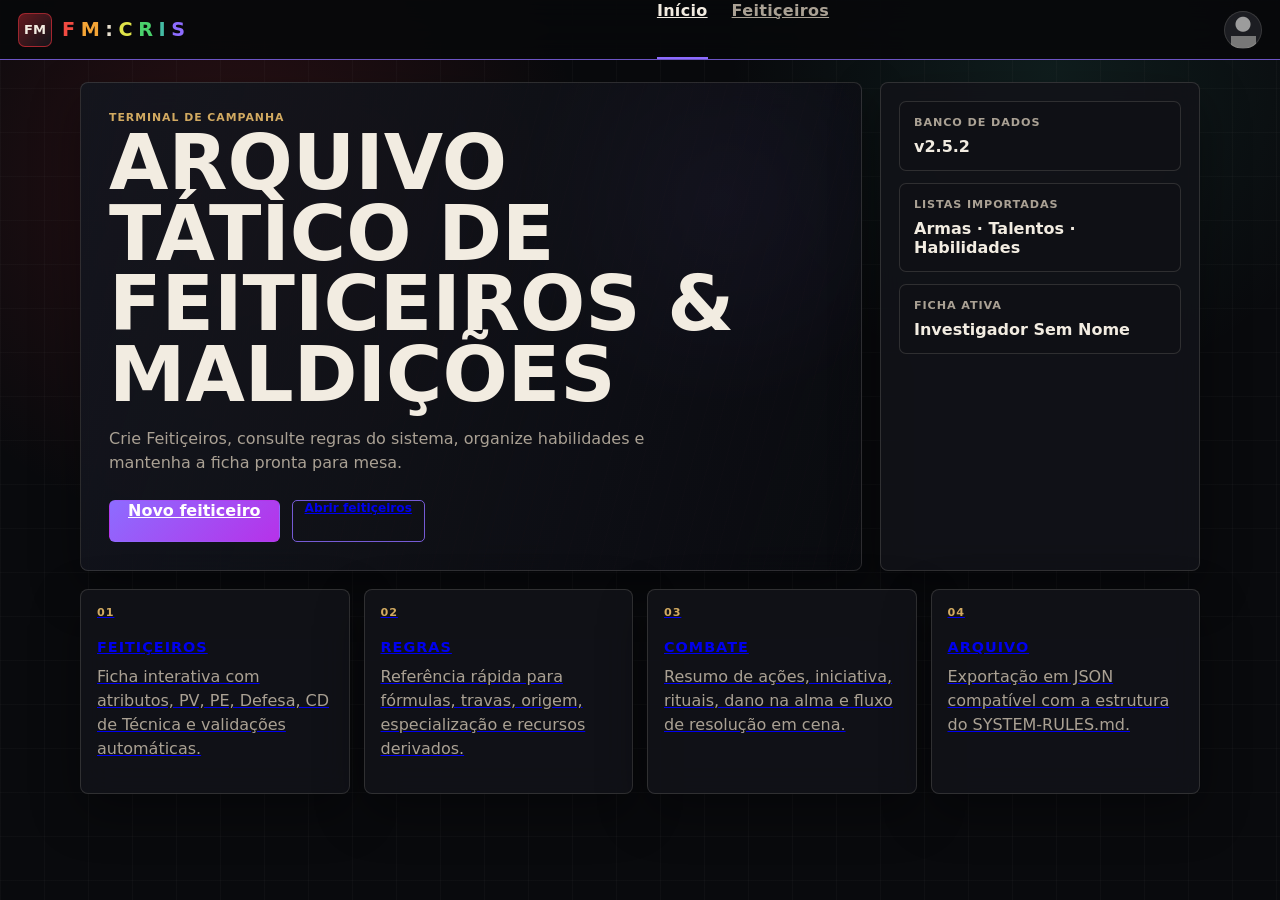
<file: index.html>
<!doctype html>
<html lang="pt-BR">
  <head>
    <meta charset="UTF-8" />
    <meta name="viewport" content="width=device-width, initial-scale=1.0" />
    <title>Feiticeiros & Maldições</title>
    <link rel="stylesheet" href="styles.css" />
  </head>
  <body>
    <canvas id="veil" aria-hidden="true"></canvas>

    <header class="topbar">
      <a class="brand" href="index.html" aria-label="Feiticeiros & Maldições">
        <span class="brand-mark">FM</span>
        <span class="brand-name"><i>F</i><i>M</i><i>:</i><i>C</i><i>R</i><i>I</i><i>S</i></span>
      </a>
      <nav class="nav" aria-label="Seções">
        <a class="nav-button is-active" href="index.html">Início</a>
        <a class="nav-button" href="builder.html">Feitiçeiros</a>
      </nav>
      <button class="profile-dot" type="button" aria-label="Perfil"></button>
    </header>

    <main class="app-shell">
      <section class="tab-panel is-active" id="home">
        <section class="home-grid">
          <article class="home-hero">
            <p class="kicker">Terminal de campanha</p>
            <h1>Arquivo tático de Feiticeiros & Maldições</h1>
            <p>
              Crie Feitiçeiros, consulte regras do sistema, organize habilidades e mantenha a ficha pronta para mesa.
            </p>
            <div class="home-actions">
              <a class="primary-button" href="builder.html">Novo feiticeiro</a>
              <a class="ghost-button" href="builder.html">Abrir feitiçeiros</a>
            </div>
          </article>

          <aside class="home-status">
            <div>
              <span>Banco de dados</span>
              <strong>v2.5.2</strong>
            </div>
            <div>
              <span>Listas importadas</span>
              <strong>Armas · Talentos · Habilidades</strong>
            </div>
            <div>
              <span>Ficha ativa</span>
              <strong id="homeAgentName">Investigador Sem Nome</strong>
            </div>
          </aside>
        </section>

        <section class="home-modules">
          <a class="module-card" href="builder.html">
            <span>01</span>
            <h2>Feitiçeiros</h2>
            <p>Ficha interativa com atributos, PV, PE, Defesa, CD de Técnica e validações automáticas.</p>
          </a>
          <a class="module-card" href="#">
            <span>02</span>
            <h2>Regras</h2>
            <p>Referência rápida para fórmulas, travas, origem, especialização e recursos derivados.</p>
          </a>
          <a class="module-card" href="#">
            <span>03</span>
            <h2>Combate</h2>
            <p>Resumo de ações, iniciativa, rituais, dano na alma e fluxo de resolução em cena.</p>
          </a>
          <a class="module-card" href="#">
            <span>04</span>
            <h2>Arquivo</h2>
            <p>Exportação em JSON compatível com a estrutura do SYSTEM-RULES.md.</p>
          </a>
        </section>
      </section>
    </main>
  </body>
</html>
</file>
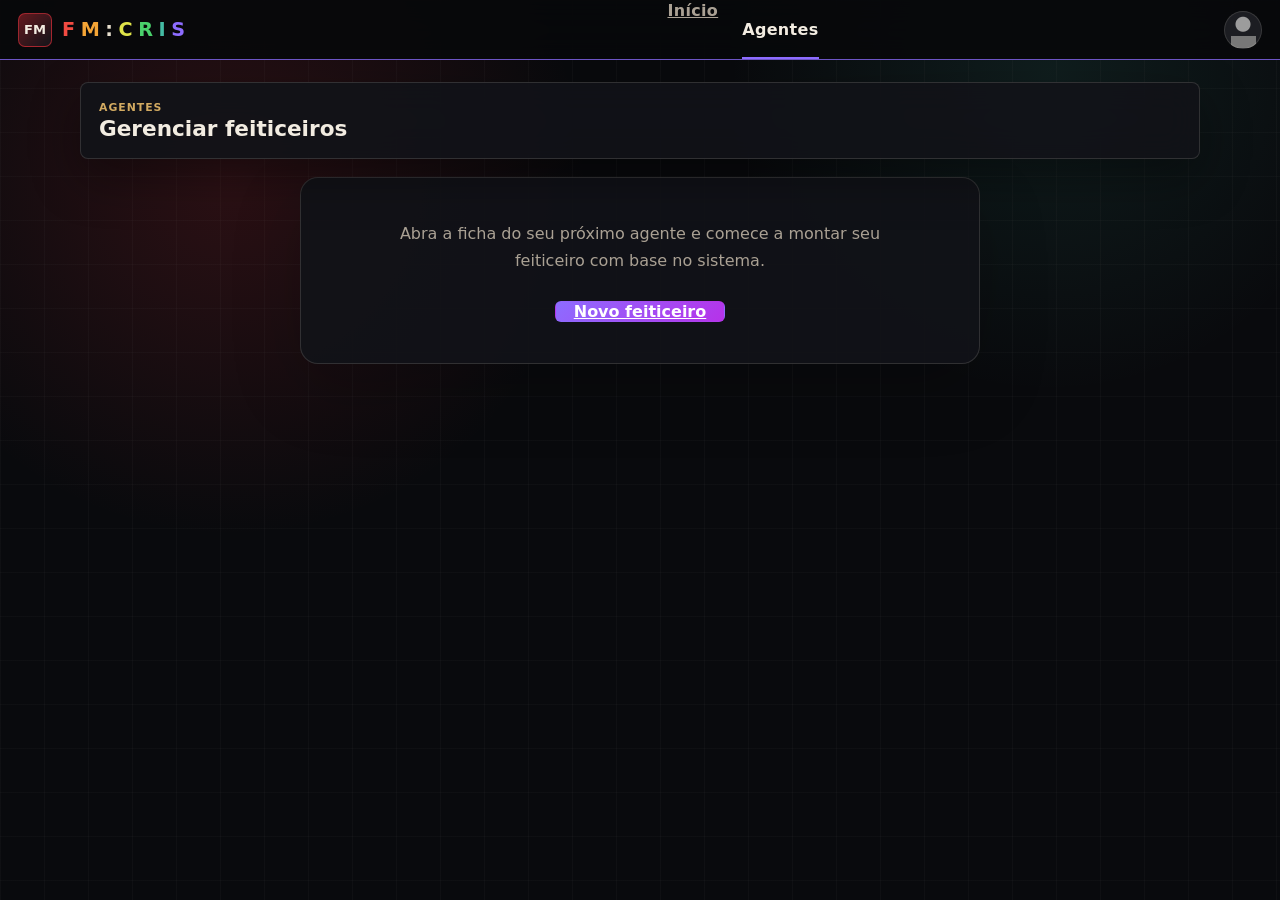
<file: builder.html>
<!doctype html>
<html lang="pt-BR">
  <head>
    <meta charset="UTF-8" />
    <meta name="viewport" content="width=device-width, initial-scale=1.0" />
    <title>Feiticeiros & Maldições | Agentes</title>
    <link rel="stylesheet" href="styles.css" />
  </head>
  <body>
    <canvas id="veil" aria-hidden="true"></canvas>

    <header class="topbar">
      <a class="brand" href="index.html" aria-label="Feiticeiros & Maldições">
        <span class="brand-mark">FM</span>
        <span class="brand-name"><i>F</i><i>M</i><i>:</i><i>C</i><i>R</i><i>I</i><i>S</i></span>
      </a>
      <nav class="nav" aria-label="Seções">
        <a class="nav-button" href="index.html">Início</a>
        <button class="nav-button is-active" data-tab="builder">Agentes</button>
      </nav>
      <button class="profile-dot" type="button" aria-label="Perfil"></button>
    </header>

    <main class="app-shell">
      <section class="tab-panel is-active" id="builder-list">
        <header class="page-head">
          <p class="kicker">Agentes</p>
          <h1>Gerenciar feiticeiros</h1>
        </header>
        <div class="builder-start">
          <p>Abra a ficha do seu próximo agente e comece a montar seu feiticeiro com base no sistema.</p>
          <a class="primary-button" href="novo-feiticeiro.html">Novo feiticeiro</a>
        </div>
      </section>

      <section class="tab-panel" id="builder">
        <section class="sheet-grid">
          <aside class="character-column">
            <section class="identity-line">
              <div class="portrait" aria-hidden="true"></div>
              <div class="identity-fields">
                <label>Personagem <input id="name" value="Investigador Sem Nome" autocomplete="off" /></label>
                <label>Origem <select id="origin"></select></label>
              </div>
            </section>

            <section class="attribute-orbit" aria-label="Atributos">
              <button class="orbit-edit" id="randomizeBtn" type="button" title="Gerar ficha">✦</button>
              <div class="orbit-core">Atributos</div>
              <div class="orbit-node orbit-top" data-attr="destreza"></div>
              <div class="orbit-node orbit-left" data-attr="forca"></div>
              <div class="orbit-node orbit-right" data-attr="inteligencia"></div>
              <div class="orbit-node orbit-bottom-left" data-attr="presenca"></div>
              <div class="orbit-node orbit-bottom-right" data-attr="constituicao"></div>
              <div class="orbit-node orbit-hidden" data-attr="sabedoria"></div>
            </section>

            <section class="mini-stats">
              <label>Nível <input id="level" type="number" min="1" max="20" value="1" /></label>
              <label>XP <input id="xp" type="number" min="0" value="0" /></label>
              <label>Grau <output id="gradeBadge">4° grau</output></label>
            </section>
            <p class="point-buy" id="pointBuy">Point Buy: 17 restantes</p>

            <section class="resource-stack">
              <div class="resource red"><span>Vida</span><strong id="hp">0 / 0</strong></div>
              <div class="resource violet"><span id="energyLabel">PE</span><strong id="energy">0 / 0</strong></div>
              <div class="resource amber"><span>Integridade</span><strong id="integrity">0 / 0</strong></div>
            </section>

            <section class="defense-row">
              <div class="shield"><strong id="defense">10</strong></div>
              <div>
                <span>Defesa</span>
                <small id="defenseFormula">10 + DES + nível</small>
              </div>
              <label>Iniciativa <output id="initiative">+0</output></label>
            </section>

            <section class="line-fields">
              <label>Especialização <select id="specialization"></select></label>
              <label>Atributo da técnica <select id="techAttr"></select></label>
              <label>Percepção treinada <select id="perceptionTrained"><option value="no">Não</option><option value="yes">Sim</option></select></label>
            </section>
          </aside>

          <section class="skills-column">
            <div class="column-head">
              <div>
                <p class="kicker">Bônus e testes</p>
                <h1>Perícias</h1>
              </div>
              <span id="levelTrace">Nível 1 · BT +2</span>
            </div>
            <div class="skill-table-head">
              <span>Perícia</span>
              <span>Atr</span>
              <span>Bônus</span>
              <span>Treino</span>
            </div>
            <div class="skill-list" id="skillList"></div>
          </section>

          <section class="details-column">
            <div class="details-actions">
              <button class="ghost-button" type="button">Personalização</button>
              <button class="icon-button" type="button" title="Compartilhar">⌁</button>
              <button class="icon-button" type="button" title="Configurações">⚙</button>
            </div>

            <nav class="detail-tabs" aria-label="Detalhes da ficha">
              <button class="detail-tab is-active" data-detail="abilities">Habilidades</button>
              <button class="detail-tab" data-detail="stats">Status</button>
              <button class="detail-tab" data-detail="inventory">Inventário</button>
              <button class="detail-tab" data-detail="notes">Descrição</button>
            </nav>

            <section class="detail-panel is-active" id="abilities">
              <div class="filter-line">
                <input placeholder="Filtrar habilidades" />
                <button class="add-button" type="button">Adicionar</button>
              </div>
              <button class="new-button" type="button">Nova habilidade</button>
              <div class="summary-grid" id="summaryCards"></div>
              <section class="alerts" id="warnings" aria-live="polite"></section>
            </section>

            <section class="detail-panel" id="stats">
              <div class="status-cards">
                <article><span>Atenção</span><strong id="attention">0</strong></article>
                <article><span>CD Técnica</span><strong id="techDc">0</strong></article>
                <article><span>Alma</span><div class="meter"><i id="soulFill"></i></div></article>
              </div>
              <div class="attribute-grid" id="attributes"></div>
            </section>

            <section class="detail-panel" id="inventory">
              <div class="summary-grid" id="inventoryPreview"></div>
            </section>

            <section class="detail-panel" id="notes">
              <p class="muted-text">Use a aba Arquivo para copiar o JSON completo da ficha. Esta área fica reservada para traços, ideais, ligações, complicações e domínio inato.</p>
            </section>
          </section>
        </section>
      </section>
    </main>

    <script src="rules-data.js"></script>
    <script src="app.js"></script>
  </body>
</html>
</file>
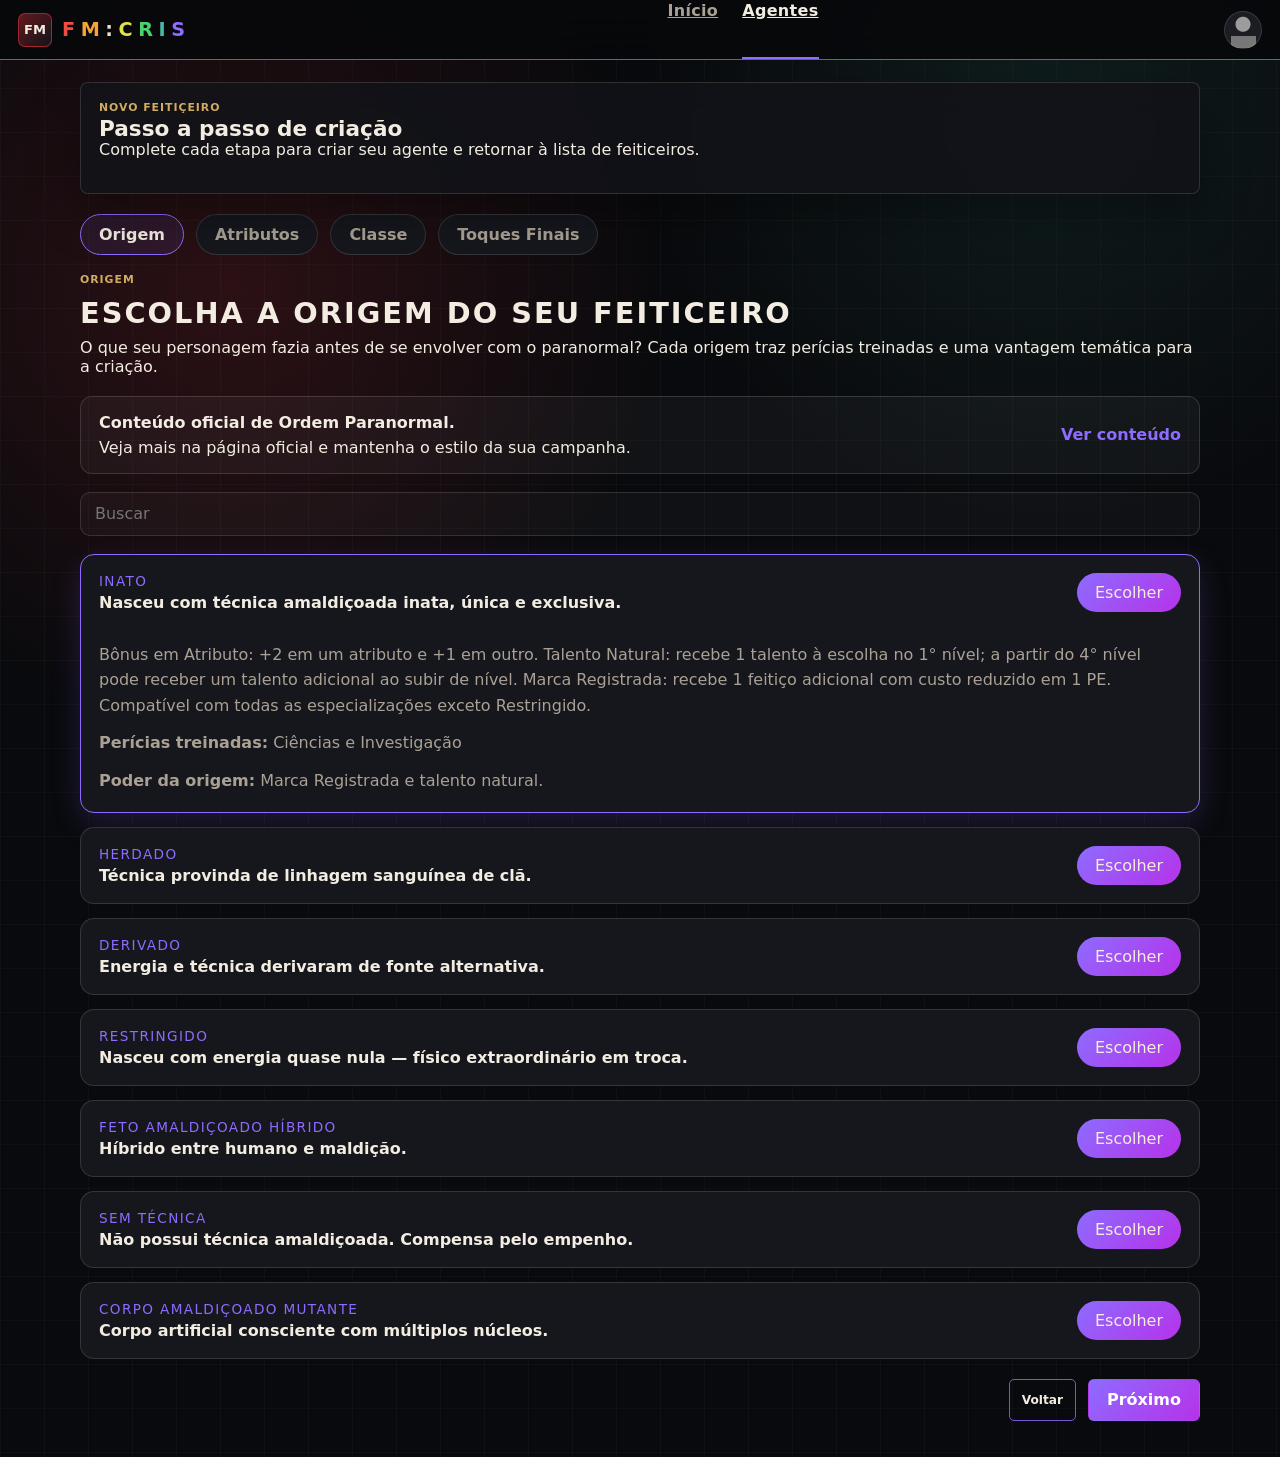
<file: novo-feiticeiro.html>
<!doctype html>
<html lang="pt-BR">
  <head>
    <meta charset="UTF-8" />
    <meta name="viewport" content="width=device-width, initial-scale=1.0" />
    <title>Novo Feitiçeiro | Feiticeiros & Maldições</title>
    <link rel="stylesheet" href="styles.css" />
  </head>
  <body>
    <canvas id="veil" aria-hidden="true"></canvas>

    <header class="topbar">
      <a class="brand" href="index.html" aria-label="Feiticeiros & Maldições">
        <span class="brand-mark">FM</span>
        <span class="brand-name"><i>F</i><i>M</i><i>:</i><i>C</i><i>R</i><i>I</i><i>S</i></span>
      </a>
      <nav class="nav" aria-label="Seções">
        <a class="nav-button" href="index.html">Início</a>
        <a class="nav-button is-active" href="builder.html">Agentes</a>
      </nav>
      <button class="profile-dot" type="button" aria-label="Perfil"></button>
    </header>

    <main class="app-shell">
      <section class="page-head">
        <p class="kicker">Novo Feitiçeiro</p>
        <h1>Passo a passo de criação</h1>
        <p>Complete cada etapa para criar seu agente e retornar à lista de feiticeiros.</p>
      </section>

      <div class="wizard-steps" aria-label="Etapas de criação">
        <button class="wizard-step is-active" type="button" data-step="1">Origem</button>
        <button class="wizard-step" type="button" data-step="2">Atributos</button>
        <button class="wizard-step" type="button" data-step="3">Classe</button>
        <button class="wizard-step" type="button" data-step="4">Toques Finais</button>
      </div>

      <section class="wizard-panel is-active" id="wizard-step-1">
        <div class="origin-header">
          <p class="kicker">Origem</p>
          <h2>Escolha a origem do seu feiticeiro</h2>
          <p>O que seu personagem fazia antes de se envolver com o paranormal? Cada origem traz perícias treinadas e uma vantagem temática para a criação.</p>
        </div>

        <div class="origin-banner">
          <div>
            <strong>Conteúdo oficial de Ordem Paranormal.</strong>
            <span>Veja mais na página oficial e mantenha o estilo da sua campanha.</span>
          </div>
          <a href="#">Ver conteúdo</a>
        </div>

        <div class="origin-search">
          <input id="originSearch" type="search" placeholder="Buscar" />
        </div>

        <div class="origin-list" id="originList"></div>
      </section>

      <section class="wizard-panel" id="wizard-step-2">
        <div class="attribute-page">
          <div class="attribute-copy">
            <p class="kicker">Atributos</p>
            <h2>Distribua os pontos do seu agente</h2>
            <p>Quando você cria um personagem, todos os seus atributos começam em 1 e você recebe 4 pontos para distribuir entre eles como quiser. Você também pode reduzir um atributo para 0 para receber 1 ponto adicional. O valor máximo inicial que você pode ter em cada atributo é 3.</p>
            <div class="attribute-summary">
              <span>Pontos restantes</span>
              <strong id="pointsLeft">4</strong>
            </div>
          </div>

          <div class="attribute-wheel" id="attributeWheel"></div>
        </div>

        <section class="attribute-list" id="attributeList"></section>
      </section>

      <section class="wizard-panel" id="wizard-step-3">
        <div class="form-grid">
          <label>Nome
            <input id="agentName" type="text" placeholder="Nome do feiticeiro" value="Investigador Sem Nome" />
          </label>
          <label>Especialização
            <select id="agentSpec"></select>
          </label>
        </div>
      </section>

      <section class="wizard-panel" id="wizard-step-4">
        <div class="review-card" id="reviewCard"></div>
      </section>

      <section class="wizard-panel" id="wizard-complete">
        <div class="complete-card">
          <h2>Feitiçeiro criado com sucesso!</h2>
          <p>O agente foi registrado e está pronto para ser usado na lista de Feitiçeiros.</p>
          <a class="primary-button" href="builder.html">Voltar para Agentes</a>
        </div>
      </section>

      <div class="form-actions">
        <button class="ghost-button" type="button" id="backBtn" disabled>Voltar</button>
        <button class="primary-button" type="button" id="nextBtn">Próximo</button>
      </div>
    </main>

    <script>
      const origins = [
        { value: 'inato', label: 'Inato', title: 'Nasceu com técnica amaldiçoada inata, única e exclusiva.', description: 'Bônus em Atributo: +2 em um atributo e +1 em outro.\nTalento Natural: recebe 1 talento à escolha no 1° nível; a partir do 4° nível pode receber um talento adicional ao subir de nível.\nMarca Registrada: recebe 1 feitiço adicional com custo reduzido em 1 PE.\nCompatível com todas as especializações exceto Restringido.', trained: 'Ciências e Investigação', power: 'Marca Registrada e talento natural.' },
        { value: 'herdado', label: 'Herdado', title: 'Técnica provinda de linhagem sanguínea de clã.', description: 'Características comuns: Bônus em Atributo conforme o clã; Treinamentos de Clã; Herança de Clã em técnicas e capacidades.\nClãs disponíveis: Gojo, Inumaki, Kamo, Zenin.', trained: 'Perícias de clã e herança cultural', power: 'Técnica herdada de linhagem com habilidades únicas por clã.' },
        { value: 'derivado', label: 'Derivado', title: 'Energia e técnica derivaram de fonte alternativa.', description: 'Bônus em Atributo: +2 em um atributo e +1 em outro.\nEnergia Antinatural: recebe uma Aptidão Amaldiçoada de Aura e pode recuperar energia igual ao dobro do bônus de treinamento como Ação Bônus uma vez por dia.\nDesenvolvimento Inesperado: a cada 4 níveis, +1 ponto de atributo adicional e +1 no limite do atributo escolhido.\nCompatível com todas as especializações exceto Restringido.', trained: 'Enganação e Ocultismo', power: 'Aura derivada e crescimento adicional de atributos.' },
        { value: 'restringido', label: 'Restringido', title: 'Nasceu com energia quase nula — físico extraordinário em troca.', description: 'Bônus em Atributo: +1 em FOR, DES e CON + 2 pontos adicionais distribuídos entre atributos físicos.\nFísico Abençoado: +3m de deslocamento, imune a doenças mundanas, vantagem em TR contra venenos. Em descanso curto adiciona metade do bônus de treinamento aos dados curados.\nÁpice Corporal Humano: limite de FOR/DES/CON em 30; a cada 6 níveis escolhe um desses atributos para +2.\nResiliência Imediata: usa bônus de treinamento para reduzir dano e pode evitar desmembramento.\nCompatível apenas com especialização Restringido.', trained: 'Fortitude e Luta', power: 'Estamina, deslocamento extra e resiliência corporal.' },
        { value: 'feto', label: 'Feto Amaldiçoado Híbrido', title: 'Híbrido entre humano e maldição.', description: 'Bônus em Atributo: +2 em um atributo e +1 em outro.\nHerança Maldita: cura de energia reversa é reduzida à metade; pode usar 2 PE para cura completa.\nFísico Amaldiçoado: recebe 1 Característica de Anatomia; a cada 5 níveis recebe outra.\nVigor Maldito: 1 vez por descanso longo, Ação Bônus para recuperar 5 + Mod(CON) PV; aos níveis 4, 8 e 12 recebe usos adicionais e cura aumentada.', trained: 'Sobrevivência e Percepção', power: 'Características de anatomia e cura de vigor maldito.' },
        { value: 'semTecnica', label: 'Sem Técnica', title: 'Não possui técnica amaldiçoada. Compensa pelo empenho.', description: 'Bônus em Atributo: 4 pontos adicionais para distribuir (máximo 3 no mesmo atributo).\nEstudos Dedicados: treinado em 2 perícias à escolha.\nEmpenho Implacável: ganhos por nível, incluindo talentos, perícias e habilidades adicionais.\nNão pode ter técnica antes do nível 4 nem especialização Especialista em Técnica.', trained: 'Investigação e Religião', power: 'Crescimento por nível e acesso ao Novo Estilo da Sombra no nível 4.' },
        { value: 'corpoMutante', label: 'Corpo Amaldiçoado Mutante', title: 'Corpo artificial consciente com múltiplos núcleos.', description: 'Bônus em Atributo: 2 pontos adicionais para distribuir.\nForma de Vida Sintética: imune a veneno e não recebe benefícios de refeições nem Medicina.\nMutação Abrupta: 3 núcleos, com Núcleo Primário; trocar de núcleo é Ação Bônus.\nTamanho evolui, Integridade é compartilhada entre núcleos; não pode fazer Multiclasse.', trained: 'Tecnologia e Ciência', power: 'Múltiplos núcleos, resistência sintética e mutação adaptativa.' },
      ];

      const specs = [
        { value: 'lutador', label: 'Lutador' },
        { value: 'combate', label: 'Especialista em Combate' },
        { value: 'tecnica', label: 'Especialista em Técnica' },
        { value: 'controlador', label: 'Controlador' },
        { value: 'suporte', label: 'Suporte' },
        { value: 'restringido', label: 'Restringido' },
      ];

      const state = {
        step: 1,
        name: 'Investigador Sem Nome',
        origin: 'inato',
        spec: 'lutador',
        points: 4,
        attrs: {
          forca: 1,
          destreza: 1,
          constituicao: 1,
          inteligencia: 1,
          sabedoria: 1,
          presenca: 1,
        },
      };

      const stepButtons = [...document.querySelectorAll('.wizard-step')];
      const panels = {
        1: document.getElementById('wizard-step-1'),
        2: document.getElementById('wizard-step-2'),
        3: document.getElementById('wizard-step-3'),
        4: document.getElementById('wizard-step-4'),
        complete: document.getElementById('wizard-complete'),
      };
      const nextBtn = document.getElementById('nextBtn');
      const backBtn = document.getElementById('backBtn');
      const reviewCard = document.getElementById('reviewCard');

      function renderOriginList(filter = '') {
        const query = filter.trim().toLowerCase();
        const container = document.getElementById('originList');
        container.innerHTML = origins
          .filter(item => item.label.toLowerCase().includes(query) || item.title.toLowerCase().includes(query) || item.description.toLowerCase().includes(query))
          .map(item => `
            <article class="origin-card ${state.origin === item.value ? 'is-selected' : ''}" data-origin="${item.value}">
              <button class="origin-head" type="button" aria-expanded="false">
                <div>
                  <span class="origin-label">${item.label}</span>
                  <strong>${item.title}</strong>
                </div>
                <span class="origin-action">Escolher</span>
              </button>
              <div class="origin-details" aria-hidden="true">
                <p>${item.description}</p>
                <p><strong>Perícias treinadas:</strong> ${item.trained}</p>
                <p><strong>Poder da origem:</strong> ${item.power}</p>
              </div>
            </article>
          `)
          .join('');

        container.querySelectorAll('.origin-card').forEach(card => {
          const button = card.querySelector('.origin-head');
          button.addEventListener('click', () => {
            state.origin = card.dataset.origin;
            renderOriginList(filter);
          });
        });
      }

      function populateOptions() {
        const specSelect = document.getElementById('agentSpec');
        specSelect.innerHTML = specs.map(item => `<option value="${item.value}">${item.label}</option>`).join('');
      }

      function renderAttributes() {
        const wheel = document.getElementById('attributeWheel');
        const list = document.getElementById('attributeList');
        const pointsLeft = document.getElementById('pointsLeft');
        pointsLeft.textContent = state.points;

        const nodes = [
          { attr: 'forca', label: 'Força' },
          { attr: 'destreza', label: 'Destreza' },
          { attr: 'inteligencia', label: 'Inteligência' },
          { attr: 'presenca', label: 'Presença' },
          { attr: 'constituicao', label: 'Constituição' },
          { attr: 'sabedoria', label: 'Sabedoria' },
        ];

        wheel.innerHTML = nodes
          .map((node, index) => {
            const angle = (index / nodes.length) * 360;
            return `
              <button class="attribute-node" type="button" data-attr="${node.attr}" style="--angle:${angle}deg;">
                <strong>${state.attrs[node.attr]}</strong>
                <span>${node.label}</span>
              </button>
            `;
          })
          .join('');

        list.innerHTML = nodes
          .map((node) => `
            <div class="attribute-row">
              <div>
                <strong>${node.label}</strong>
                <span>${state.attrs[node.attr]}</span>
              </div>
              <div class="attribute-buttons">
                <button type="button" data-action="decrement" data-attr="${node.attr}">-</button>
                <button type="button" data-action="increment" data-attr="${node.attr}">+</button>
              </div>
            </div>
          `)
          .join('');

        list.querySelectorAll('button').forEach((button) => {
          button.addEventListener('click', () => {
            const attr = button.dataset.attr;
            const action = button.dataset.action;
            if (action === 'increment' && state.attrs[attr] < 3 && state.points > 0) {
              state.attrs[attr] += 1;
              state.points -= 1;
            }
            if (action === 'decrement' && state.attrs[attr] > 0) {
              state.attrs[attr] -= 1;
              state.points += 1;
            }
            renderAttributes();
          });
        });
      }

      function syncState() {
        state.name = document.getElementById('agentName').value || 'Investigador Sem Nome';
        state.spec = document.getElementById('agentSpec').value;
      }

      function renderReview() {
        reviewCard.innerHTML = `
          <h2>Confirme os dados do seu feiticeiro</h2>
          <p><strong>Nome:</strong> ${state.name}</p>
          <p><strong>Origem:</strong> ${origins.find(item => item.value === state.origin)?.label}</p>
          <p><strong>Especialização:</strong> ${specs.find(item => item.value === state.spec)?.label}</p>
          <div class="review-card">
            <p><strong>Atributos</strong></p>
            <ul style="margin: 0; padding-left: 18px; color: var(--muted);">
              <li>Força: ${state.attrs.forca}</li>
              <li>Destreza: ${state.attrs.destreza}</li>
              <li>Constituição: ${state.attrs.constituicao}</li>
              <li>Inteligência: ${state.attrs.inteligencia}</li>
              <li>Sabedoria: ${state.attrs.sabedoria}</li>
              <li>Presença: ${state.attrs.presenca}</li>
            </ul>
          </div>
        `;
      }

      function showStep(step) {
        state.step = step;
        Object.values(panels).forEach(panel => panel.classList.remove('is-active'));
        panels[step]?.classList.add('is-active');
        stepButtons.forEach(button => button.classList.toggle('is-active', Number(button.dataset.step) === step));
        backBtn.disabled = step === 1;
        nextBtn.textContent = step === 4 ? 'Criar feiticeiro' : 'Próximo';
        if (step === 2) renderAttributes();
        if (step === 4) renderReview();
      }

      function createCharacter() {
        const payload = {
          nome: state.name,
          origem: origins.find(item => item.value === state.origin)?.label,
          especializacao: specs.find(item => item.value === state.spec)?.label,
          atributos: { ...state.attrs },
          criadoEm: new Date().toISOString(),
        };
        localStorage.setItem('ultimoFeiticeiro', JSON.stringify(payload));
        panels.complete.classList.add('is-active');
        nextBtn.disabled = true;
        backBtn.disabled = true;
      }

      nextBtn.addEventListener('click', () => {
        if (state.step < 4) {
          syncState();
          showStep(state.step + 1);
        } else {
          syncState();
          renderReview();
          createCharacter();
        }
      });

      backBtn.addEventListener('click', () => {
        if (state.step > 1) {
          showStep(state.step - 1);
        }
      });

      stepButtons.forEach(button => {
        button.addEventListener('click', () => {
          const targetStep = Number(button.dataset.step);
          if (targetStep <= state.step + 1) {
            if (targetStep === 2) {
              renderAttributes();
            }
            if (targetStep === 4) {
              syncState();
              renderReview();
            }
            showStep(targetStep);
          }
        });
      });

      populateOptions();
      document.getElementById('originSearch').addEventListener('input', (event) => renderOriginList(event.target.value));
      renderOriginList();
      showStep(1);
    </script>
  </body>
</html>
</file>
<file: styles.css>
:root {
  --bg: #090a0d;
  --surface: rgba(18, 19, 24, 0.92);
  --surface-2: #15171d;
  --surface-3: #0f1015;
  --line: rgba(236, 231, 220, 0.14);
  --line-strong: rgba(236, 231, 220, 0.28);
  --text: #f2ece1;
  --muted: #aaa194;
  --red: #c92d36;
  --gold: #d2aa61;
  --teal: #44bba4;
  --violet: #8d6cff;
  --orange: #f28a2e;
  --shadow: rgba(0, 0, 0, 0.36);
}

* {
  box-sizing: border-box;
}

html {
  background: var(--bg);
}

body {
  min-height: 100vh;
  margin: 0;
  color: var(--text);
  font-family: Inter, ui-sans-serif, system-ui, -apple-system, BlinkMacSystemFont, "Segoe UI", sans-serif;
  background:
    linear-gradient(90deg, rgba(236, 231, 220, 0.026) 1px, transparent 1px),
    linear-gradient(rgba(236, 231, 220, 0.022) 1px, transparent 1px),
    radial-gradient(circle at 18% 20%, rgba(201, 45, 54, 0.18), transparent 28%),
    radial-gradient(circle at 82% 8%, rgba(68, 187, 164, 0.11), transparent 24%),
    var(--bg);
  background-size: 44px 44px, 44px 44px, auto, auto, auto;
  overflow-x: hidden;
}

button,
input,
select {
  font: inherit;
}

button {
  color: var(--text);
  cursor: pointer;
}

input,
select {
  width: 100%;
  min-height: 34px;
  border: 0;
  border-bottom: 1px solid var(--line-strong);
  border-radius: 0;
  padding: 0 4px;
  color: var(--text);
  background: transparent;
  outline: 0;
}

select option {
  color: #101116;
}

input:focus,
select:focus {
  border-color: var(--teal);
}

#veil {
  position: fixed;
  inset: 0;
  z-index: 0;
  opacity: 0.3;
  pointer-events: none;
}

.topbar {
  position: relative;
  z-index: 2;
  display: grid;
  grid-template-columns: 260px 1fr 54px;
  align-items: center;
  min-height: 60px;
  padding: 0 18px;
  border-bottom: 1px solid rgba(141, 108, 255, 0.76);
  background: rgba(7, 8, 10, 0.9);
  backdrop-filter: blur(16px);
}

.brand {
  display: inline-flex;
  align-items: center;
  gap: 10px;
  color: var(--text);
  font-weight: 900;
  text-decoration: none;
}

.brand-mark {
  display: grid;
  width: 34px;
  height: 34px;
  place-items: center;
  border: 1px solid rgba(201, 45, 54, 0.72);
  border-radius: 7px;
  background: linear-gradient(135deg, rgba(201, 45, 54, 0.48), rgba(21, 23, 29, 0.86));
  font-size: 0.82rem;
}

.brand-name {
  display: inline-flex;
  gap: 4px;
  align-items: center;
  font-size: 1.2rem;
  letter-spacing: 0.08em;
}

.brand-name i {
  font-style: normal;
}

.brand-name i:nth-child(1) {
  color: #f24b42;
}

.brand-name i:nth-child(2) {
  color: #f5a536;
}

.brand-name i:nth-child(3) {
  color: #e8e0cf;
}

.brand-name i:nth-child(4) {
  color: #dfe349;
}

.brand-name i:nth-child(5) {
  color: #4ad16c;
}

.brand-name i:nth-child(6) {
  color: #44bba4;
}

.brand-name i:nth-child(7) {
  color: #8d6cff;
}

.nav {
  display: flex;
  justify-content: center;
  gap: 24px;
}

.nav-button,
.detail-tab,
.icon-button {
  border: 0;
  background: transparent;
}

.nav-button {
  min-height: 58px;
  padding: 0;
  color: var(--muted);
  font-weight: 700;
  letter-spacing: 0.02em;
}

.nav-button.is-active {
  color: var(--text);
  box-shadow: inset 0 -2px 0 var(--violet);
}

.profile-dot {
  width: 38px;
  height: 38px;
  justify-self: end;
  border: 1px solid var(--line);
  border-radius: 50%;
  background:
    radial-gradient(circle at 50% 34%, #9c9c9c 0 7px, transparent 8px),
    linear-gradient(#777 0 0) center bottom / 25px 12px no-repeat,
    #1c1d22;
}

.app-shell {
  position: relative;
  z-index: 1;
  width: min(1120px, calc(100% - 32px));
  margin: 0 auto;
  padding: 22px 0 36px;
}

.tab-panel {
  display: none;
}

.tab-panel.is-active {
  display: block;
}

.home-grid {
  display: grid;
  grid-template-columns: minmax(0, 1fr) 320px;
  gap: 18px;
  margin-bottom: 18px;
}

.home-hero,
.home-status,
.module-card {
  border: 1px solid var(--line);
  border-radius: 8px;
  background: var(--surface);
  box-shadow: 0 18px 48px var(--shadow);
  backdrop-filter: blur(16px);
}

.home-hero {
  min-height: 280px;
  padding: 28px;
  background:
    linear-gradient(110deg, rgba(20, 22, 30, 0.95), rgba(11, 12, 17, 0.78)),
    radial-gradient(circle at 82% 24%, rgba(141, 108, 255, 0.26), transparent 28%),
    repeating-linear-gradient(105deg, rgba(201, 45, 54, 0.06) 0 1px, transparent 1px 16px);
}

.home-hero h1 {
  max-width: 760px;
  margin-bottom: 16px;
  font-size: clamp(2.4rem, 6vw, 5.5rem);
  line-height: 0.92;
  letter-spacing: 0;
  text-transform: uppercase;
}

.home-hero p:not(.kicker) {
  max-width: 620px;
  margin-bottom: 24px;
  color: var(--muted);
  font-size: 1rem;
  line-height: 1.55;
}

.home-actions {
  display: flex;
  flex-wrap: wrap;
  gap: 12px;
}

.primary-button {
  min-height: 42px;
  border: 1px solid transparent;
  border-radius: 6px;
  padding: 0 18px;
  color: #fff;
  background: linear-gradient(135deg, var(--violet), #b632e9);
  font-weight: 900;
}

.home-status {
  display: grid;
  align-content: start;
  gap: 12px;
  padding: 18px;
}

.home-status div {
  padding: 14px;
  border: 1px solid var(--line);
  border-radius: 7px;
  background: var(--surface-3);
}

.home-status span,
.module-card span {
  display: block;
  color: var(--muted);
  font-size: 0.7rem;
  font-weight: 900;
  letter-spacing: 0.08em;
  text-transform: uppercase;
}

.home-status strong {
  display: block;
  margin-top: 8px;
  font-size: 1rem;
}

.home-modules {
  display: grid;
  grid-template-columns: repeat(4, minmax(0, 1fr));
  gap: 14px;
}

.module-card {
  min-height: 170px;
  padding: 16px;
  transition: 150ms ease;
  cursor: pointer;
}

.module-card:hover {
  border-color: rgba(141, 108, 255, 0.8);
  transform: translateY(-2px);
}

.module-card span {
  color: var(--gold);
}

.module-card h2 {
  margin-top: 20px;
  margin-bottom: 10px;
}

.module-card p {
  color: var(--muted);
  line-height: 1.5;
}

.sheet-grid {
  display: grid;
  grid-template-columns: 315px 270px minmax(360px, 1fr);
  gap: 18px;
  align-items: start;
}

.character-column,
.skills-column,
.details-column,
.panel,
.page-head {
  border: 1px solid var(--line);
  border-radius: 8px;
  background: var(--surface);
  box-shadow: 0 18px 48px var(--shadow);
  backdrop-filter: blur(16px);
}

.character-column,
.skills-column,
.details-column {
  padding: 16px;
}

.wizard-steps {
  display: flex;
  flex-wrap: wrap;
  gap: 12px;
  margin: 20px 0 18px;
}

.wizard-step {
  border: 1px solid var(--line);
  border-radius: 999px;
  background: var(--surface-2);
  color: var(--muted);
  padding: 10px 18px;
  font-weight: 700;
}

.wizard-step.is-active {
  color: var(--text);
  border-color: var(--violet);
  background: rgba(141, 108, 255, 0.1);
}

.wizard-panel {
  display: none;
}

.wizard-panel.is-active {
  display: block;
}

.origin-header {
  margin-bottom: 20px;
}

.origin-header h2 {
  margin: 10px 0 8px;
  font-size: 1.8rem;
}

.origin-banner {
  display: flex;
  align-items: center;
  justify-content: space-between;
  gap: 14px;
  padding: 16px 18px;
  margin-bottom: 18px;
  border: 1px solid var(--line);
  border-radius: 12px;
  background: rgba(255, 255, 255, 0.04);
}

.origin-banner strong {
  display: block;
  margin-bottom: 6px;
}

.origin-banner a {
  color: var(--violet);
  text-decoration: none;
  font-weight: 900;
}

.origin-search {
  margin-bottom: 18px;
}

.origin-search input {
  width: 100%;
  min-height: 44px;
  padding: 0 14px;
  border: 1px solid var(--line);
  border-radius: 10px;
  background: rgba(255, 255, 255, 0.03);
}

.origin-list {
  display: grid;
  gap: 14px;
}

.origin-card {
  border: 1px solid var(--line);
  border-radius: 14px;
  background: var(--surface-2);
  overflow: hidden;
}

.origin-card.is-selected {
  border-color: var(--violet);
  box-shadow: 0 10px 30px rgba(141, 108, 255, 0.18);
}

.origin-head {
  width: 100%;
  display: flex;
  align-items: center;
  justify-content: space-between;
  gap: 16px;
  padding: 18px;
  border: 0;
  background: transparent;
  color: var(--text);
  text-align: left;
}

.origin-label {
  display: block;
  color: var(--violet);
  font-size: 0.85rem;
  text-transform: uppercase;
  letter-spacing: 0.1em;
  margin-bottom: 4px;
}

.origin-head strong {
  display: block;
  font-size: 1rem;
  font-weight: 900;
}

.origin-action {
  color: var(--text);
  background: linear-gradient(135deg, var(--violet), #b632e9);
  border-radius: 999px;
  padding: 10px 18px;
  white-space: nowrap;
}

.origin-details {
  padding: 0 18px 18px;
  display: none;
  color: var(--muted);
}

.origin-card.is-selected .origin-details {
  display: block;
}

.origin-details p {
  margin: 12px 0 0;
  line-height: 1.6;
}

.form-grid {
  display: grid;
  gap: 14px;
  margin-top: 12px;
}

.review-card {
  padding: 20px;
  border: 1px solid var(--line);
  border-radius: 10px;
  background: var(--surface-3);
}

.form-actions {
  display: flex;
  justify-content: flex-end;
  gap: 12px;
  margin-top: 20px;
}

.complete-card {
  padding: 32px;
  border: 1px solid var(--line);
  border-radius: 12px;
  background: var(--surface-3);
  text-align: center;
}

.complete-card h2 {
  margin-bottom: 16px;
}

.attribute-page {
  display: grid;
  grid-template-columns: minmax(0, 1.1fr) minmax(280px, 1fr);
  gap: 24px;
  align-items: start;
}

.attribute-copy {
  display: grid;
  gap: 16px;
}

.attribute-copy h2 {
  margin-top: 0;
  font-size: clamp(2rem, 2.4vw, 2.5rem);
  line-height: 1.05;
}

.attribute-summary {
  display: flex;
  align-items: center;
  justify-content: space-between;
  gap: 12px;
  padding: 18px 20px;
  border: 1px solid var(--line);
  border-radius: 14px;
  background: rgba(255,255,255,0.04);
}

.attribute-summary span {
  color: var(--muted);
  text-transform: uppercase;
  font-size: 0.75rem;
  letter-spacing: 0.12em;
}

.attribute-summary strong {
  font-size: 2rem;
}

.attribute-wheel {
  position: relative;
  width: 100%;
  aspect-ratio: 1;
  min-height: 340px;
  border-radius: 50%;
  background: radial-gradient(circle, rgba(141,108,255,0.08) 0%, transparent 55%);
  border: 1px solid var(--line);
  display: grid;
  place-items: center;
}

.attribute-node {
  position: absolute;
  width: 110px;
  height: 110px;
  border-radius: 22px;
  border: 1px solid var(--line);
  background: rgba(16, 17, 22, 0.95);
  color: var(--text);
  display: grid;
  place-items: center;
  text-align: center;
  padding: 12px;
  transform: translate(-50%, -50%) rotate(calc(var(--angle) * 1deg));
}

.attribute-node strong {
  display: block;
  font-size: 2rem;
  margin-bottom: 6px;
}

.attribute-node span {
  font-size: 0.8rem;
  color: var(--muted);
}

.attribute-node:nth-child(1) { top: 10%; left: 50%; }
.attribute-node:nth-child(2) { top: 29%; left: 87%; }
.attribute-node:nth-child(3) { top: 68%; left: 82%; }
.attribute-node:nth-child(4) { top: 88%; left: 50%; }
.attribute-node:nth-child(5) { top: 68%; left: 18%; }
.attribute-node:nth-child(6) { top: 29%; left: 13%; }

.attribute-list {
  margin-top: 24px;
  display: grid;
  gap: 12px;
}

.attribute-row {
  display: flex;
  align-items: center;
  justify-content: space-between;
  gap: 12px;
  padding: 16px 18px;
  border: 1px solid var(--line);
  border-radius: 14px;
  background: var(--surface-2);
}

.attribute-row strong {
  display: block;
  margin-bottom: 4px;
}

.attribute-row span {
  color: var(--muted);
}

.attribute-buttons {
  display: inline-flex;
  gap: 10px;
}

.attribute-buttons button {
  width: 38px;
  height: 38px;
  border: 1px solid var(--line);
  border-radius: 12px;
  background: transparent;
  color: var(--text);
  font-size: 1.2rem;
}

.attribute-stage + .attribute-list {
  margin-top: 24px;
}

.identity-line {
  display: grid;
  grid-template-columns: 54px 1fr;
  gap: 14px;
}

.portrait {
  width: 54px;
  height: 54px;
  border: 1px solid var(--line);
  border-radius: 6px;
  background:
    radial-gradient(circle at 50% 32%, #a9afb0 0 9px, transparent 10px),
    linear-gradient(#a9afb0 0 0) center bottom / 31px 15px no-repeat,
    #e8e8e8;
}

.identity-fields,
.line-fields {
  display: grid;
  gap: 9px;
}

label {
  display: grid;
  gap: 5px;
  color: var(--muted);
  font-size: 0.68rem;
  font-weight: 800;
  letter-spacing: 0.08em;
  text-transform: uppercase;
}

.attribute-orbit {
  position: relative;
  width: 282px;
  height: 282px;
  margin: 20px auto 4px;
  background:
    radial-gradient(circle, transparent 0 48px, rgba(236, 231, 220, 0.78) 49px 51px, transparent 52px),
    radial-gradient(circle, transparent 0 82px, rgba(236, 231, 220, 0.45) 83px 85px, transparent 86px),
    conic-gradient(from 12deg, transparent 0 11deg, rgba(236, 231, 220, 0.5) 11deg 14deg, transparent 14deg 72deg, rgba(236, 231, 220, 0.5) 72deg 75deg, transparent 75deg 144deg, rgba(236, 231, 220, 0.5) 144deg 147deg, transparent 147deg 216deg, rgba(236, 231, 220, 0.5) 216deg 219deg, transparent 219deg 288deg, rgba(236, 231, 220, 0.5) 288deg 291deg, transparent 291deg);
}

.orbit-core {
  position: absolute;
  inset: 100px;
  display: grid;
  place-items: center;
  border-radius: 50%;
  background: rgba(242, 236, 225, 0.94);
  color: #111;
  font-weight: 900;
  text-transform: uppercase;
}

.orbit-edit {
  position: absolute;
  top: 6px;
  right: 2px;
  z-index: 3;
  border: 0;
  color: var(--gold);
  background: transparent;
  font-size: 1.15rem;
}

.orbit-node {
  position: absolute;
  display: grid;
  width: 76px;
  height: 76px;
  place-items: center;
  border: 3px solid rgba(242, 236, 225, 0.92);
  border-radius: 50%;
  background: #101116;
  text-align: center;
}

.orbit-node::before {
  content: "";
  position: absolute;
  inset: -8px;
  border: 1px dashed rgba(242, 236, 225, 0.55);
  border-radius: 50%;
}

.orbit-node strong,
.orbit-node span,
.orbit-node small {
  display: block;
  line-height: 1;
}

.orbit-node strong {
  font-size: 1.3rem;
}

.orbit-node span {
  color: var(--muted);
  font-size: 0.55rem;
  font-weight: 800;
  text-transform: uppercase;
}

.orbit-node small {
  font-size: 1rem;
}

.orbit-top {
  left: 103px;
  top: 4px;
}

.orbit-left {
  left: 16px;
  top: 94px;
}

.orbit-right {
  right: 16px;
  top: 94px;
}

.orbit-bottom-left {
  left: 50px;
  bottom: 16px;
}

.orbit-bottom-right {
  right: 50px;
  bottom: 16px;
}

.orbit-hidden {
  display: none;
}

.mini-stats {
  display: grid;
  grid-template-columns: repeat(3, 1fr);
  gap: 9px;
  margin: 12px 0 22px;
}

.mini-stats output {
  display: grid;
  min-height: 34px;
  place-items: center;
  border: 1px solid var(--line-strong);
  border-radius: 5px;
  color: var(--text);
  text-align: center;
}

.point-buy {
  margin: -8px 0 18px;
  color: var(--gold);
  font-size: 0.78rem;
  font-weight: 900;
  text-align: center;
  text-transform: uppercase;
}

.resource-stack {
  display: grid;
  gap: 14px;
}

.resource {
  display: grid;
  grid-template-columns: 84px 1fr;
  align-items: center;
  min-height: 34px;
  padding: 0 12px;
  border-radius: 5px;
}

.resource span {
  font-size: 0.68rem;
  font-weight: 900;
  letter-spacing: 0.08em;
  text-transform: uppercase;
}

.resource strong {
  text-align: center;
}

.resource.red {
  background: linear-gradient(90deg, var(--red), #9d1e26);
}

.resource.violet {
  background: linear-gradient(90deg, var(--violet), #7e28d9);
}

.resource.amber {
  background: linear-gradient(90deg, var(--orange), #c96a15);
}

.defense-row {
  display: grid;
  grid-template-columns: 52px 1fr 74px;
  gap: 12px;
  align-items: center;
  margin: 22px 0;
}

.shield {
  display: grid;
  width: 52px;
  height: 60px;
  place-items: center;
  border: 3px solid var(--text);
  clip-path: polygon(50% 0, 95% 16%, 88% 72%, 50% 100%, 12% 72%, 5% 16%);
}

.defense-row span {
  display: block;
  color: var(--muted);
  font-weight: 900;
  text-transform: uppercase;
}

.defense-row small {
  color: var(--text);
}

.defense-row output {
  display: block;
  min-height: 24px;
  border-bottom: 1px solid var(--line-strong);
  color: var(--text);
  text-align: center;
}

.column-head {
  display: flex;
  align-items: end;
  justify-content: space-between;
  gap: 12px;
  margin-bottom: 12px;
}

.kicker {
  margin: 0 0 4px;
  color: var(--gold);
  font-size: 0.68rem;
  font-weight: 900;
  letter-spacing: 0.09em;
  text-transform: uppercase;
}

h1,
h2,
p {
  margin-top: 0;
}

h1 {
  margin-bottom: 0;
  font-size: 1.35rem;
  line-height: 1;
}

h2 {
  margin-bottom: 10px;
  font-size: 0.9rem;
  letter-spacing: 0.07em;
  text-transform: uppercase;
}

.column-head span {
  color: var(--muted);
  font-size: 0.76rem;
  white-space: nowrap;
}

.skill-table-head,
.skill-row {
  display: grid;
  grid-template-columns: minmax(102px, 1fr) 44px 52px 44px;
  gap: 6px;
  align-items: center;
}

.skill-table-head {
  margin-bottom: 8px;
  color: var(--muted);
  font-size: 0.64rem;
  font-weight: 900;
  letter-spacing: 0.08em;
  text-align: center;
  text-transform: uppercase;
}

.skill-list {
  display: grid;
  gap: 4px;
}

.skill-row {
  min-height: 24px;
  color: var(--text);
  font-size: 0.78rem;
}

.skill-row span:not(.skill-name) {
  text-align: center;
}

.skill-name {
  overflow: hidden;
  text-overflow: ellipsis;
  white-space: nowrap;
}

.skill-name::before {
  content: "✦";
  margin-right: 6px;
  color: var(--muted);
}

.skill-row.trained {
  color: #5ee178;
}

.skill-row .train {
  border-bottom: 1px solid var(--line-strong);
}

.details-actions {
  display: flex;
  justify-content: end;
  gap: 8px;
  margin-bottom: 10px;
}

.ghost-button,
.add-button,
.new-button,
.icon-button {
  min-height: 32px;
  border: 1px solid rgba(141, 108, 255, 0.82);
  border-radius: 5px;
  background: transparent;
}

.ghost-button,
.add-button,
.new-button {
  padding: 0 12px;
  font-size: 0.76rem;
  font-weight: 800;
}

.icon-button {
  width: 32px;
  border-color: var(--line);
}

.detail-tabs {
  display: flex;
  gap: 18px;
  margin-bottom: 22px;
  overflow-x: auto;
}

.detail-tab {
  min-height: 28px;
  padding: 0;
  color: var(--muted);
  font-size: 0.76rem;
  font-weight: 800;
  letter-spacing: 0.06em;
  text-transform: uppercase;
  white-space: nowrap;
}

.detail-tab.is-active {
  color: var(--text);
  box-shadow: inset 0 -2px 0 var(--violet);
}

.detail-panel {
  display: none;
}

.detail-panel.is-active {
  display: block;
}

.filter-line {
  display: grid;
  grid-template-columns: 1fr auto;
  gap: 12px;
  align-items: end;
}

.add-button {
  background: var(--violet);
}

.new-button {
  display: block;
  margin: 24px 0 12px auto;
}

.summary-grid {
  display: grid;
  gap: 10px;
}

.summary-card,
.action-card,
.status-cards article,
.panel {
  border: 1px solid var(--line);
  border-radius: 7px;
  background: var(--surface-2);
}

.summary-card,
.action-card {
  padding: 13px;
}

.summary-card strong,
.action-card strong {
  display: block;
  margin-bottom: 7px;
}

.summary-card span,
.action-card span,
.panel p,
.muted-text {
  color: var(--muted);
  line-height: 1.5;
}

.alerts {
  display: grid;
  gap: 7px;
  margin-top: 16px;
  color: var(--muted);
  font-size: 0.84rem;
}

.warning {
  border-left: 3px solid var(--red);
  padding-left: 10px;
  color: #ffd4d4;
}

.status-cards {
  display: grid;
  grid-template-columns: repeat(3, 1fr);
  gap: 10px;
  margin-bottom: 14px;
}

.status-cards article {
  min-height: 84px;
  padding: 12px;
}

.status-cards span,
.attribute-card span {
  display: block;
  color: var(--muted);
  font-size: 0.68rem;
  font-weight: 900;
  letter-spacing: 0.08em;
  text-transform: uppercase;
}

.status-cards strong {
  display: block;
  margin-top: 8px;
  font-size: 1.8rem;
}

.meter {
  height: 10px;
  margin-top: 16px;
  overflow: hidden;
  border-radius: 999px;
  background: rgba(236, 231, 220, 0.08);
}

.meter i {
  display: block;
  width: 100%;
  height: 100%;
  background: linear-gradient(90deg, var(--red), var(--gold), var(--teal));
}

.attribute-grid {
  display: grid;
  grid-template-columns: repeat(2, minmax(0, 1fr));
  gap: 10px;
}

.attribute-card {
  display: grid;
  gap: 8px;
  min-height: 126px;
  padding: 11px;
  border: 1px solid var(--line);
  border-radius: 7px;
  background: var(--surface-3);
}

.attribute-card strong {
  font-size: 1.3rem;
}

.attribute-controls {
  display: grid;
  grid-template-columns: 32px 1fr 32px;
  gap: 6px;
}

.attribute-controls button {
  min-height: 32px;
  border: 1px solid var(--line);
  border-radius: 5px;
  background: rgba(236, 231, 220, 0.04);
}

.attribute-controls input {
  min-height: 32px;
  text-align: center;
}

.page-head,
.panel {
  padding: 18px;
}

.page-head {
  margin-bottom: 18px;
}

.builder-start {
  max-width: 680px;
  margin: 0 auto;
  padding: 42px 34px;
  border: 1px solid var(--line);
  border-radius: 18px;
  background: var(--surface);
  box-shadow: 0 26px 70px rgba(0, 0, 0, 0.18);
  text-align: center;
}

.builder-start p {
  max-width: 520px;
  margin: 0 auto 28px;
  color: var(--muted);
  line-height: 1.7;
}

.page-head.with-action {
  display: flex;
  justify-content: space-between;
  gap: 16px;
  align-items: end;
}

.rule-grid,
.flow-grid {
  display: grid;
  grid-template-columns: repeat(3, 1fr);
  gap: 14px;
}

.flow-grid {
  grid-template-columns: repeat(4, 1fr);
  margin-bottom: 14px;
}

.flow-grid .panel span {
  display: block;
  margin-bottom: 8px;
  color: var(--red);
  font-weight: 900;
}

.json-box {
  min-height: 560px;
  max-height: 70vh;
  overflow: auto;
  margin: 0;
  padding: 18px;
  border: 1px solid var(--line);
  border-radius: 8px;
  background: #07080a;
  color: #d9f7e9;
  font-size: 0.9rem;
  line-height: 1.55;
  white-space: pre-wrap;
}

@media (max-width: 1180px) {
  .app-shell {
    width: min(760px, calc(100% - 24px));
  }

  .home-grid,
  .sheet-grid,
  .rule-grid,
  .flow-grid {
    grid-template-columns: 1fr;
  }

  .home-modules {
    grid-template-columns: repeat(2, minmax(0, 1fr));
  }

  .character-column {
    max-width: 420px;
    margin: 0 auto;
  }
}

@media (max-width: 720px) {
  .topbar {
    grid-template-columns: 1fr;
    gap: 8px;
    padding: 10px 12px;
  }

  .nav {
    justify-content: start;
    gap: 16px;
    overflow-x: auto;
  }

  .nav-button {
    min-height: 36px;
    white-space: nowrap;
  }

  .profile-dot {
    display: none;
  }

  .mini-stats,
  .status-cards,
  .attribute-grid,
  .home-modules {
    grid-template-columns: 1fr;
  }

  .filter-line,
  .defense-row {
    grid-template-columns: 1fr;
  }
}
</file>
